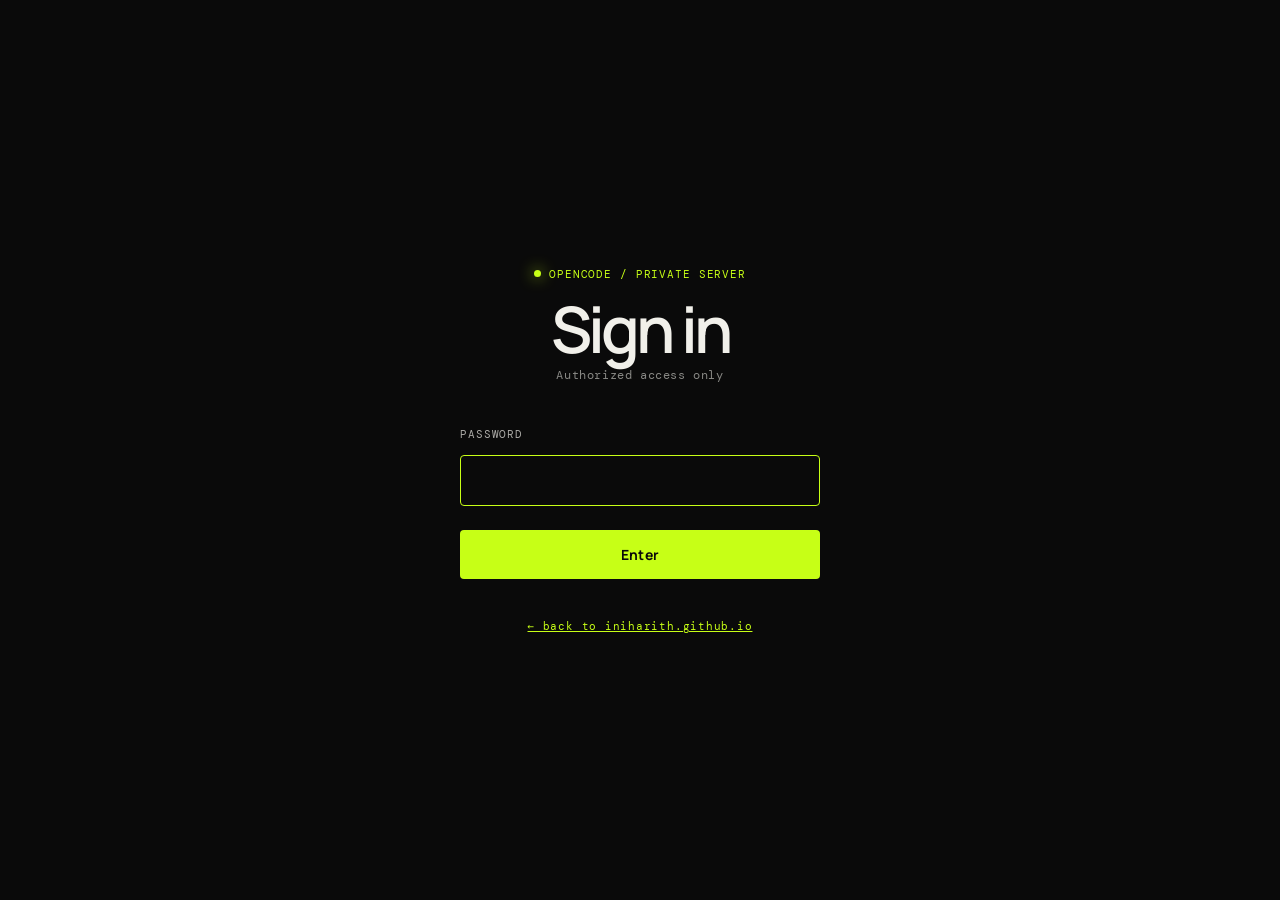
<file: login/index.html>
<!DOCTYPE html>
<html lang="en">
<head>
<meta charset="UTF-8" />
<meta name="viewport" content="width=device-width, initial-scale=1.0" />
<meta name="robots" content="noindex, nofollow" />
<title>Sign in — OpenCode</title>
<link rel="icon" href="/favicon.svg" type="image/svg+xml" />
<link rel="preconnect" href="https://fonts.googleapis.com">
<link href="https://fonts.googleapis.com/css2?family=DM+Mono:wght@400;500&family=Manrope:wght@500;600;700&display=swap" rel="stylesheet">
<style>
  :root {
    --ink: #0a0a0a;
    --acid: #c7ff16;
    --paper: #f1f0ea;
    --line: rgba(241, 240, 234, 0.25);
    --mono: "DM Mono", monospace;
    --sans: "Manrope", Arial, sans-serif;
  }
  * { box-sizing: border-box; }
  body {
    margin: 0;
    min-height: 100svh;
    display: flex;
    flex-direction: column;
    justify-content: center;
    align-items: center;
    background: var(--ink);
    color: var(--paper);
    font-family: var(--sans);
    padding: 24px;
  }
  .kicker {
    font: 11px var(--mono);
    letter-spacing: .08em;
    color: var(--acid);
    text-transform: uppercase;
    margin-bottom: 18px;
    display: flex;
    align-items: center;
    gap: 8px;
  }
  .status-dot {
    width: 7px; height: 7px; border-radius: 50%;
    background: var(--acid);
    box-shadow: 0 0 15px var(--acid);
    animation: pulse 2s infinite;
  }
  @keyframes pulse { 50% { opacity: .35; } }
  h1 {
    font-size: clamp(38px, 6vw, 64px);
    font-weight: 600;
    letter-spacing: -.06em;
    line-height: .95;
    margin: 0 0 8px;
    text-align: center;
  }
  .sub {
    font: 12px var(--mono);
    letter-spacing: .05em;
    color: rgba(241,240,234,.55);
    margin-bottom: 44px;
    text-align: center;
  }
  form {
    width: 100%;
    max-width: 360px;
    display: flex;
    flex-direction: column;
    gap: 14px;
  }
  label {
    font: 11px var(--mono);
    letter-spacing: .08em;
    text-transform: uppercase;
    color: rgba(241,240,234,.7);
  }
  input {
    width: 100%;
    padding: 14px 16px;
    background: transparent;
    border: 1px solid var(--line);
    border-radius: 4px;
    color: var(--paper);
    font-family: var(--sans);
    font-size: 15px;
    outline: none;
    transition: border-color .2s ease;
  }
  input:focus { border-color: var(--acid); }
  button {
    margin-top: 10px;
    padding: 15px 16px;
    border: 0;
    border-radius: 4px;
    background: var(--acid);
    color: var(--ink);
    font-family: var(--sans);
    font-weight: 700;
    font-size: 14px;
    letter-spacing: .02em;
    cursor: pointer;
    transition: transform .15s ease;
  }
  button:hover { transform: translateY(-1px); }
  .error {
    font: 12px var(--mono);
    color: #ff6b6b;
    text-align: center;
    margin-top: -4px;
    display: none;
  }
  .error.is-visible { display: block; }
  .foot {
    margin-top: 40px;
    font: 11px var(--mono);
    letter-spacing: .07em;
    color: rgba(241,240,234,.4);
  }
  .foot a { color: var(--acid); }
</style>
</head>
<body>
  <div class="kicker"><span class="status-dot"></span>opencode / private server</div>
  <h1>Sign in</h1>
  <div class="sub">Authorized access only</div>

  <!--
    IMPORTANT: replace this with your actual Railway domain.
    This is a plain cross-domain form submit — no JS/CORS needed.
    On success, the gateway sets its session cookie on ITS OWN domain
    (Railway) and redirects you there, since that's where the API lives.
  -->
  <form method="POST" action="https://opencode-server-production-f1b5.up.railway.app/login">
    <input type="hidden" name="next" value="/" />
    <label for="password">Password</label>
    <input id="password" name="password" type="password" autofocus required />
    <div class="error" id="err">Wrong password, try again.</div>
    <button type="submit">Enter</button>
  </form>

  <div class="foot"><a href="/">← back to iniharith.github.io</a></div>

  <script>
    // If redirected back here with ?error=1 (optional, only if you wire the
    // gateway to redirect back to this page on failure instead of showing
    // its own error page), surface the message.
    if (new URLSearchParams(location.search).get("error")) {
      document.getElementById("err").classList.add("is-visible");
    }
  </script>
</body>
</html>
</file>
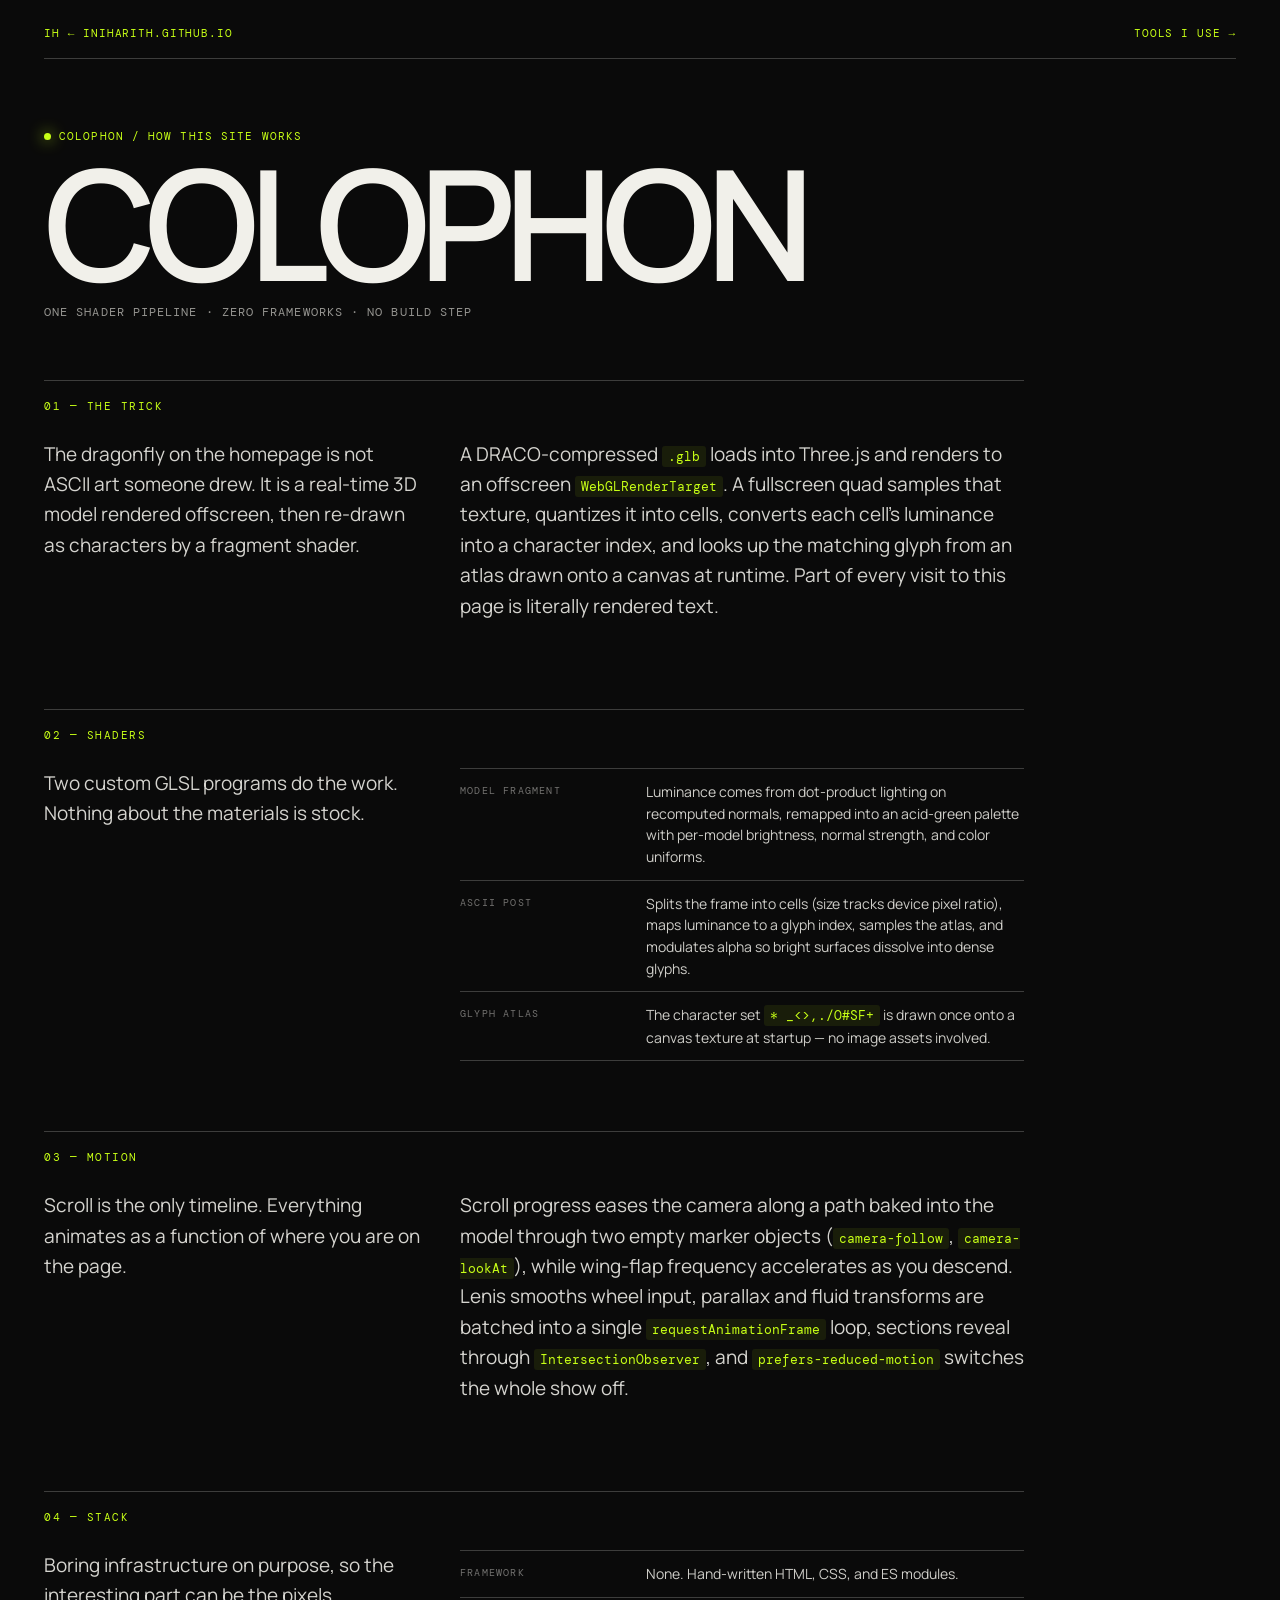
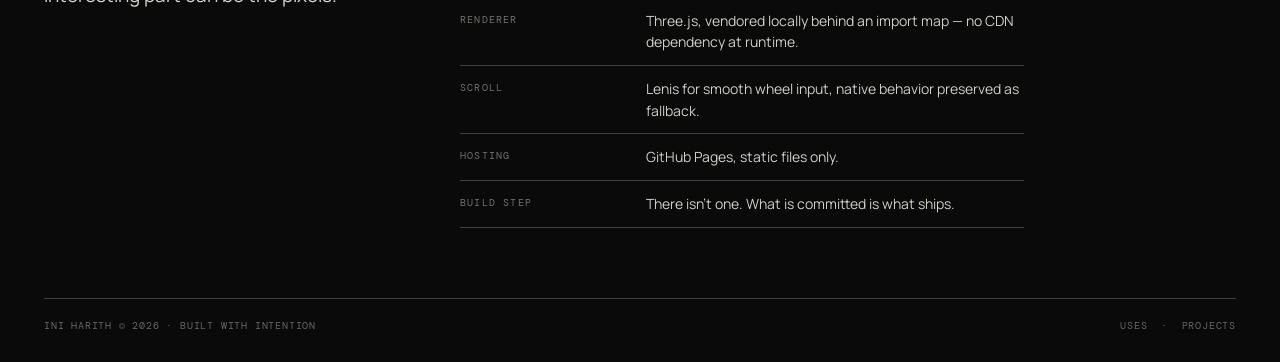
<file: colophon.html>
<!DOCTYPE html>
<html lang="en">
<head>
  <meta charset="UTF-8">
  <meta name="viewport" content="width=device-width, initial-scale=1.0">
  <meta name="description" content="How this site is built: a Three.js scene pushed through a custom ASCII shader pipeline. No frameworks, no build step.">
  <meta property="og:title" content="Colophon — How this site works | Ini Harith">
  <meta property="og:description" content="Three.js models rendered through a custom ASCII glyph shader. No framework, no build step, all in one file of JavaScript.">
  <meta property="og:type" content="website">
  <meta property="og:url" content="https://iniharith.github.io/colophon.html">
  <title>Colophon — How this site works | Ini Harith</title>
  <link rel="canonical" href="https://iniharith.github.io/colophon.html">
  <link rel="icon" href="/favicon.svg" type="image/svg+xml">
  <meta name="theme-color" content="#c7ff16">
  <link rel="preconnect" href="https://fonts.googleapis.com">
  <link rel="preconnect" href="https://fonts.gstatic.com" crossorigin>
  <link href="https://fonts.googleapis.com/css2?family=DM+Mono:wght@400;500&family=Manrope:wght@500;600&display=swap" rel="stylesheet">
  <style>
    :root{--ink:#0a0a0a;--acid:#c7ff16;--paper:#f1f0ea;--line:rgba(241,240,234,.22);--mono:"DM Mono",monospace;--sans:"Manrope",Arial,sans-serif}
    *{box-sizing:border-box}
    body{margin:0;min-height:100svh;background:var(--ink);color:var(--paper);font-family:var(--sans);display:flex;flex-direction:column;padding:26px clamp(16px,4vw,44px) 30px}
    a{color:inherit;text-decoration:none}
    ::selection{background:var(--acid);color:var(--ink)}
    .top{display:flex;justify-content:space-between;align-items:center;padding-bottom:18px;border-bottom:1px solid var(--line);font:11px var(--mono);letter-spacing:.08em;color:var(--acid)}
    .kicker{margin:70px 0 14px;display:flex;align-items:center;gap:8px;font:11px var(--mono);letter-spacing:.1em;color:var(--acid)}
    .dot{width:7px;height:7px;border-radius:50%;background:var(--acid);box-shadow:0 0 15px var(--acid)}
    h1{margin:0;font-size:clamp(58px,12vw,170px);font-weight:600;letter-spacing:-.07em;line-height:.85}
    .role{margin:16px 0 60px;font:12px var(--mono);letter-spacing:.09em;color:rgba(241,240,234,.6)}
    .chapter{max-width:980px;margin-bottom:70px}
    .chapter>h2{margin:0 0 26px;font:11px var(--mono);letter-spacing:.14em;color:var(--acid);border-top:1px solid var(--line);padding-top:18px}
    .chapter-grid{display:grid;grid-template-columns:2fr 3fr;gap:40px}
    .chapter-grid p{margin:0 0 18px;font-size:clamp(16px,1.5vw,19px);line-height:1.6;color:rgba(241,240,234,.88)}
    .spec-list{margin:0;border-top:1px solid var(--line)}
    .spec-list>div{display:grid;grid-template-columns:170px 1fr;gap:16px;padding:12px 0;border-bottom:1px solid var(--line);font-size:14px;line-height:1.55}
    .spec-list dt{font:10px var(--mono);letter-spacing:.12em;color:rgba(241,240,234,.45);padding-top:3px}
    .spec-list dd{margin:0;color:rgba(241,240,234,.85)}
    code{font-family:var(--mono);font-size:13px;color:var(--acid);background:rgba(199,255,22,.08);padding:2px 6px;border-radius:3px}
    @media(max-width:720px){.chapter-grid{grid-template-columns:1fr}.spec-list>div{grid-template-columns:1fr}.kicker{margin-top:46px}}
    .foot{margin-top:auto;display:flex;flex-wrap:wrap;gap:14px;justify-content:space-between;padding-top:20px;border-top:1px solid var(--line);font:10px var(--mono);letter-spacing:.08em;color:rgba(241,240,234,.4)}
  @media (prefers-reduced-motion: no-preference){@view-transition{navigation:auto}}</style>
  <script type="speculationrules">{"prerender":[{"source":"document","where":{"and":[{"href_matches":"/*"},{"not":{"href_matches":"/login/*"}}]},"eagerness":"moderate"}]}</script>
</head>
<body>
  <header class="top">
    <a href="/">IH ← INIHARITH.GITHUB.IO</a>
    <a href="uses.html">TOOLS I USE →</a>
  </header>
  <div class="kicker"><span class="dot"></span>COLOPHON / HOW THIS SITE WORKS</div>
  <h1>COLOPHON</h1>
  <p class="role">ONE SHADER PIPELINE · ZERO FRAMEWORKS · NO BUILD STEP</p>

  <section class="chapter">
    <h2>01 — THE TRICK</h2>
    <div class="chapter-grid">
      <p>The dragonfly on the homepage is not ASCII art someone drew. It is a real-time 3D model rendered offscreen, then re-drawn as characters by a fragment shader.</p>
      <div>
        <p>A DRACO-compressed <code>.glb</code> loads into Three.js and renders to an offscreen <code>WebGLRenderTarget</code>. A fullscreen quad samples that texture, quantizes it into cells, converts each cell's luminance into a character index, and looks up the matching glyph from an atlas drawn onto a canvas at runtime. Part of every visit to this page is literally rendered text.</p>
      </div>
    </div>
  </section>

  <section class="chapter">
    <h2>02 — SHADERS</h2>
    <div class="chapter-grid">
      <p>Two custom GLSL programs do the work. Nothing about the materials is stock.</p>
      <div>
        <dl class="spec-list">
          <div><dt>MODEL FRAGMENT</dt><dd>Luminance comes from dot-product lighting on recomputed normals, remapped into an acid-green palette with per-model brightness, normal strength, and color uniforms.</dd></div>
          <div><dt>ASCII POST</dt><dd>Splits the frame into cells (size tracks device pixel ratio), maps luminance to a glyph index, samples the atlas, and modulates alpha so bright surfaces dissolve into dense glyphs.</dd></div>
          <div><dt>GLYPH ATLAS</dt><dd>The character set <code>* _&lt;&gt;,./O#SF+</code> is drawn once onto a canvas texture at startup — no image assets involved.</dd></div>
        </dl>
      </div>
    </div>
  </section>

  <section class="chapter">
    <h2>03 — MOTION</h2>
    <div class="chapter-grid">
      <p>Scroll is the only timeline. Everything animates as a function of where you are on the page.</p>
      <div>
        <p>Scroll progress eases the camera along a path baked into the model through two empty marker objects (<code>camera-follow</code>, <code>camera-lookAt</code>), while wing-flap frequency accelerates as you descend. Lenis smooths wheel input, parallax and fluid transforms are batched into a single <code>requestAnimationFrame</code> loop, sections reveal through <code>IntersectionObserver</code>, and <code>prefers-reduced-motion</code> switches the whole show off.</p>
      </div>
    </div>
  </section>

  <section class="chapter">
    <h2>04 — STACK</h2>
    <div class="chapter-grid">
      <p>Boring infrastructure on purpose, so the interesting part can be the pixels.</p>
      <div>
        <dl class="spec-list">
          <div><dt>FRAMEWORK</dt><dd>None. Hand-written HTML, CSS, and ES modules.</dd></div>
          <div><dt>RENDERER</dt><dd>Three.js, vendored locally behind an import map — no CDN dependency at runtime.</dd></div>
          <div><dt>SCROLL</dt><dd>Lenis for smooth wheel input, native behavior preserved as fallback.</dd></div>
          <div><dt>HOSTING</dt><dd>GitHub Pages, static files only.</dd></div>
          <div><dt>BUILD STEP</dt><dd>There isn't one. What is committed is what ships.</dd></div>
        </dl>
      </div>
    </div>
  </section>

  <footer class="foot">
    <span>INI HARITH © 2026 · BUILT WITH INTENTION</span>
    <span><a href="uses.html">USES</a> &nbsp;·&nbsp; <a href="/#work">PROJECTS</a></span>
  </footer>
</body>
</html>
</file>
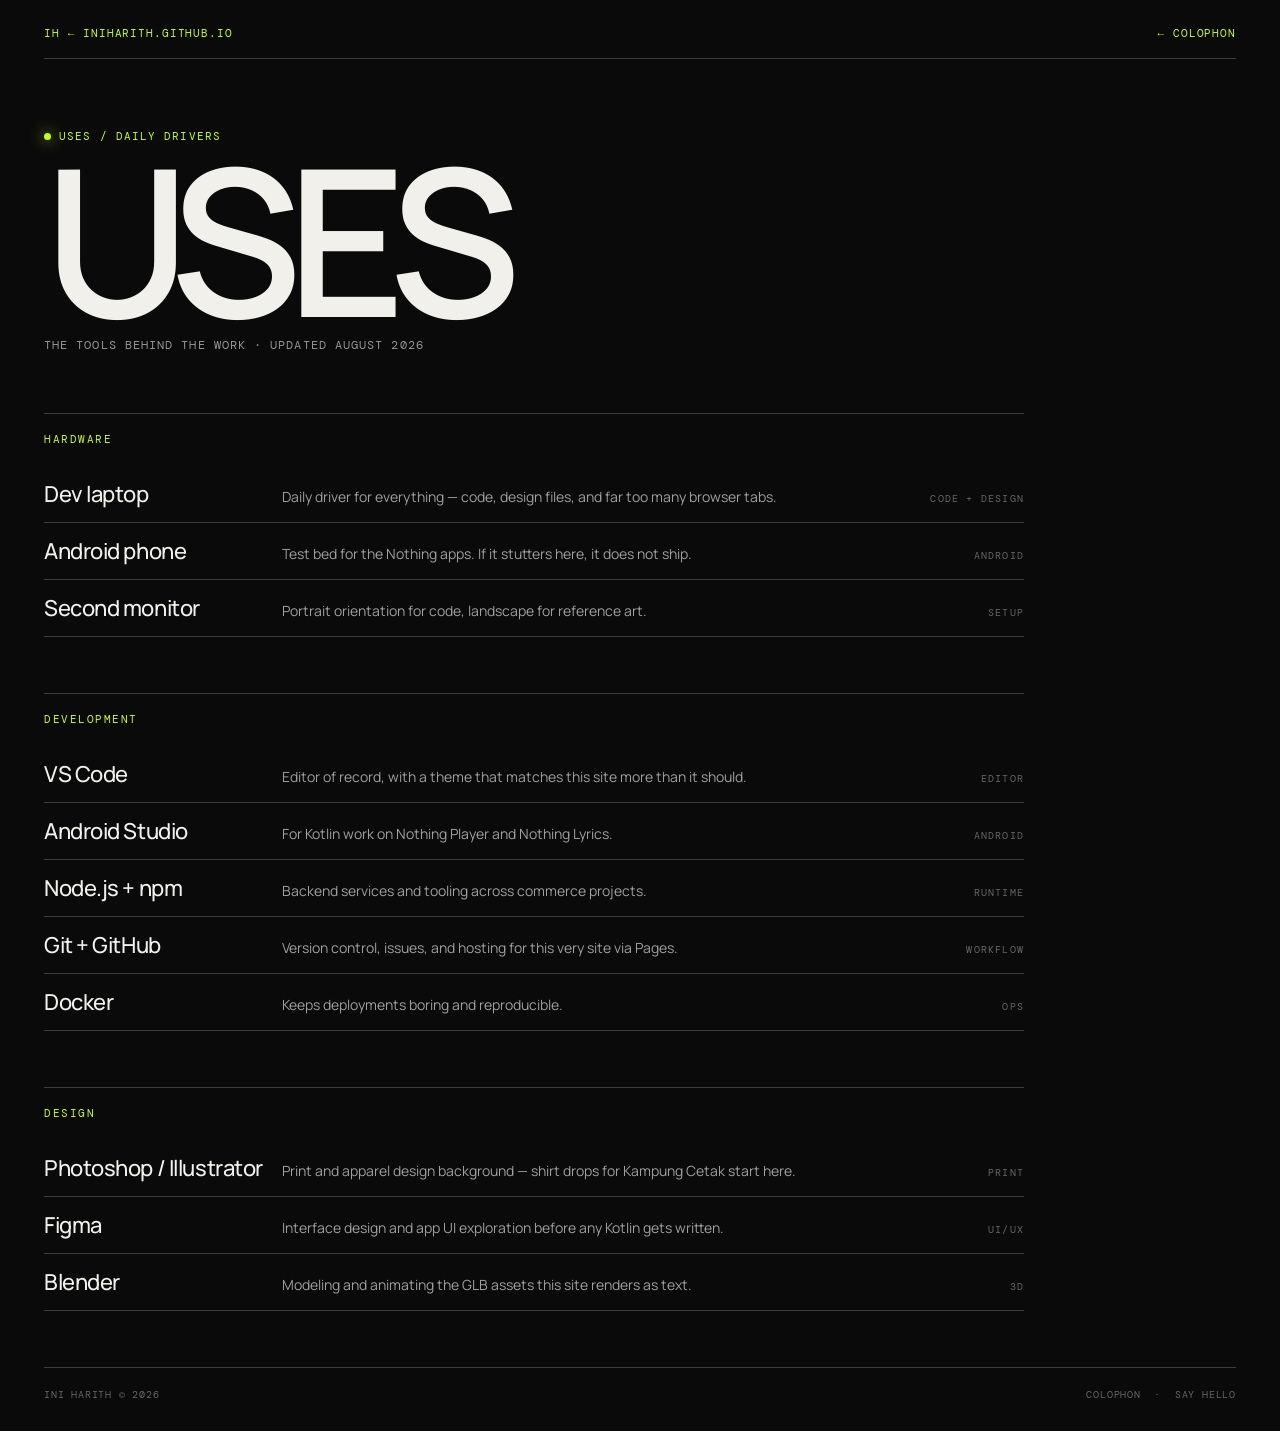
<file: uses.html>
<!DOCTYPE html>
<html lang="en">
<head>
  <meta charset="UTF-8">
  <meta name="viewport" content="width=device-width, initial-scale=1.0">
  <meta name="description" content="Tools, hardware and software Ini Harith uses to build web platforms, Android apps and print design.">
  <meta property="og:title" content="Uses — Tools of the trade | Ini Harith">
  <meta property="og:description" content="Hardware, development tools and design software behind Ini Harith's work.">
  <meta property="og:type" content="website">
  <meta property="og:url" content="https://iniharith.github.io/uses.html">
  <title>Uses — Tools of the trade | Ini Harith</title>
  <link rel="canonical" href="https://iniharith.github.io/uses.html">
  <link rel="icon" href="/favicon.svg" type="image/svg+xml">
  <meta name="theme-color" content="#c7ff16">
  <link rel="preconnect" href="https://fonts.googleapis.com">
  <link rel="preconnect" href="https://fonts.gstatic.com" crossorigin>
  <link href="https://fonts.googleapis.com/css2?family=DM+Mono:wght@400;500&family=Manrope:wght@500;600&display=swap" rel="stylesheet">
  <style>
    :root{--ink:#0a0a0a;--acid:#c7ff16;--paper:#f1f0ea;--line:rgba(241,240,234,.22);--mono:"DM Mono",monospace;--sans:"Manrope",Arial,sans-serif}
    *{box-sizing:border-box}
    body{margin:0;min-height:100svh;background:var(--ink);color:var(--paper);font-family:var(--sans);display:flex;flex-direction:column;padding:26px clamp(16px,4vw,44px) 30px}
    a{color:inherit;text-decoration:none}
    ::selection{background:var(--acid);color:var(--ink)}
    .top{display:flex;justify-content:space-between;align-items:center;padding-bottom:18px;border-bottom:1px solid var(--line);font:11px var(--mono);letter-spacing:.08em;color:var(--acid)}
    .kicker{margin:70px 0 14px;display:flex;align-items:center;gap:8px;font:11px var(--mono);letter-spacing:.1em;color:var(--acid)}
    .dot{width:7px;height:7px;border-radius:50%;background:var(--acid);box-shadow:0 0 15px var(--acid)}
    h1{margin:0;font-size:clamp(80px,16vw,220px);font-weight:600;letter-spacing:-.07em;line-height:.8}
    .role{margin:16px 0 60px;font:12px var(--mono);letter-spacing:.09em;color:rgba(241,240,234,.6)}
    .group{max-width:980px;margin-bottom:56px}
    .group>h2{margin:0 0 20px;font:11px var(--mono);letter-spacing:.14em;color:var(--acid);border-top:1px solid var(--line);padding-top:18px}
    .row{display:grid;grid-template-columns:minmax(140px,220px) 1fr auto;gap:18px;align-items:baseline;padding:13px 0;border-bottom:1px solid var(--line)}
    .row-name{font-size:clamp(17px,1.8vw,22px);font-weight:500;letter-spacing:-.02em}
    .row-why{font-size:14px;line-height:1.55;color:rgba(241,240,234,.65)}
    .row-tag{font:10px var(--mono);letter-spacing:.12em;color:rgba(241,240,234,.4);white-space:nowrap}
    @media(max-width:720px){.row{grid-template-columns:1fr}.row-tag{display:none}.kicker{margin-top:46px}}
    .foot{margin-top:auto;display:flex;flex-wrap:wrap;gap:14px;justify-content:space-between;padding-top:20px;border-top:1px solid var(--line);font:10px var(--mono);letter-spacing:.08em;color:rgba(241,240,234,.4)}
  @media (prefers-reduced-motion: no-preference){@view-transition{navigation:auto}}</style>
  <script type="speculationrules">{"prerender":[{"source":"document","where":{"and":[{"href_matches":"/*"},{"not":{"href_matches":"/login/*"}}]},"eagerness":"moderate"}]}</script>
</head>
<body>
  <header class="top">
    <a href="/">IH ← INIHARITH.GITHUB.IO</a>
    <a href="colophon.html">← COLOPHON</a>
  </header>
  <div class="kicker"><span class="dot"></span>USES / DAILY DRIVERS</div>
  <h1>USES</h1>
  <p class="role">THE TOOLS BEHIND THE WORK · UPDATED AUGUST 2026</p>

  <section class="group">
    <h2>HARDWARE</h2>
    <div class="row"><span class="row-name">Dev laptop</span><span class="row-why">Daily driver for everything — code, design files, and far too many browser tabs.</span><span class="row-tag">CODE + DESIGN</span></div>
    <div class="row"><span class="row-name">Android phone</span><span class="row-why">Test bed for the Nothing apps. If it stutters here, it does not ship.</span><span class="row-tag">ANDROID</span></div>
    <div class="row"><span class="row-name">Second monitor</span><span class="row-why">Portrait orientation for code, landscape for reference art.</span><span class="row-tag">SETUP</span></div>
  </section>

  <section class="group">
    <h2>DEVELOPMENT</h2>
    <div class="row"><span class="row-name">VS Code</span><span class="row-why">Editor of record, with a theme that matches this site more than it should.</span><span class="row-tag">EDITOR</span></div>
    <div class="row"><span class="row-name">Android Studio</span><span class="row-why">For Kotlin work on Nothing Player and Nothing Lyrics.</span><span class="row-tag">ANDROID</span></div>
    <div class="row"><span class="row-name">Node.js + npm</span><span class="row-why">Backend services and tooling across commerce projects.</span><span class="row-tag">RUNTIME</span></div>
    <div class="row"><span class="row-name">Git + GitHub</span><span class="row-why">Version control, issues, and hosting for this very site via Pages.</span><span class="row-tag">WORKFLOW</span></div>
    <div class="row"><span class="row-name">Docker</span><span class="row-why">Keeps deployments boring and reproducible.</span><span class="row-tag">OPS</span></div>
  </section>

  <section class="group">
    <h2>DESIGN</h2>
    <div class="row"><span class="row-name">Photoshop / Illustrator</span><span class="row-why">Print and apparel design background — shirt drops for Kampung Cetak start here.</span><span class="row-tag">PRINT</span></div>
    <div class="row"><span class="row-name">Figma</span><span class="row-why">Interface design and app UI exploration before any Kotlin gets written.</span><span class="row-tag">UI/UX</span></div>
    <div class="row"><span class="row-name">Blender</span><span class="row-why">Modeling and animating the GLB assets this site renders as text.</span><span class="row-tag">3D</span></div>
  </section>

  <footer class="foot">
    <span>INI HARITH © 2026</span>
    <span><a href="colophon.html">COLOPHON</a> &nbsp;·&nbsp; <a href="/#contact">SAY HELLO</a></span>
  </footer>
</body>
</html>
</file>
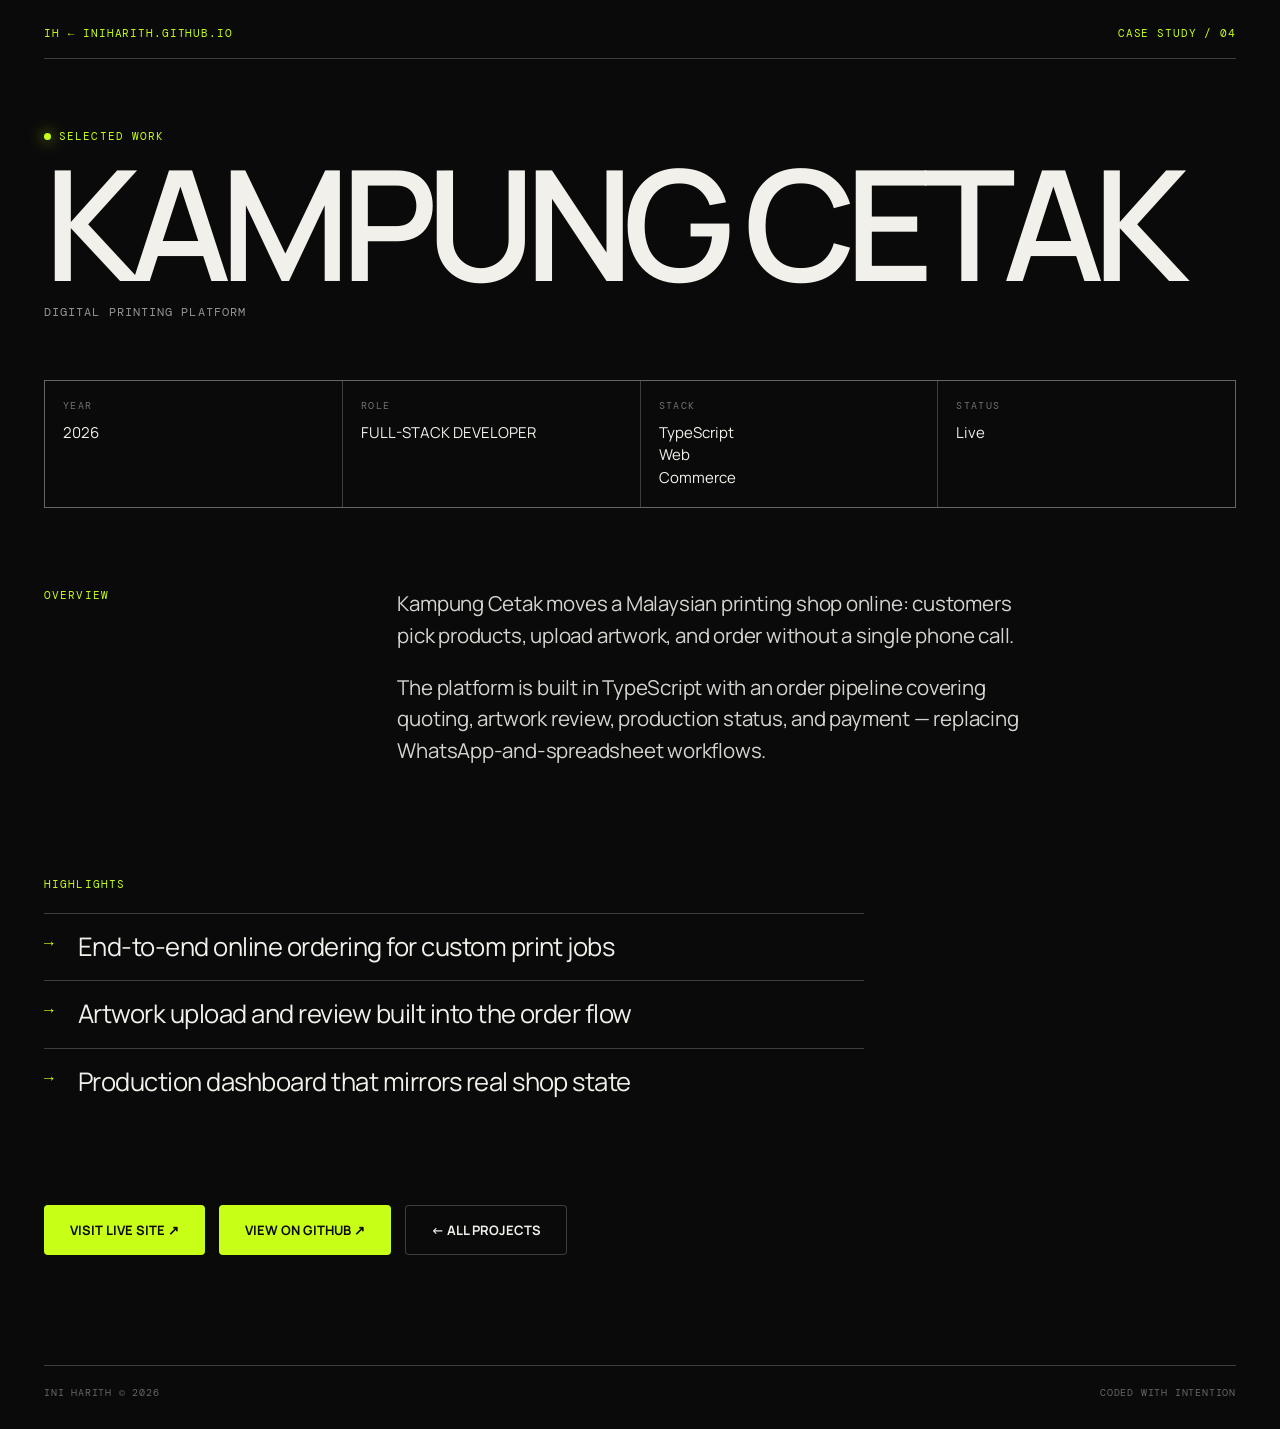
<file: projects/kampung-cetak.html>
<!DOCTYPE html>
<html lang="en">
<head>
  <meta charset="UTF-8">
  <meta name="viewport" content="width=device-width, initial-scale=1.0">
  <meta name="description" content="Kampung Cetak is a live digital printing platform that takes custom print orders from brief to checkout entirely online.">
  <meta property="og:title" content="KAMPUNG CETAK — Case study | Ini Harith">
  <meta property="og:description" content="Kampung Cetak is a live digital printing platform that takes custom print orders from brief to checkout entirely online.">
  <meta property="og:type" content="website">
  <meta property="og:url" content="https://iniharith.github.io/projects/kampung-cetak.html">
  <title>KAMPUNG CETAK — Case study | Ini Harith</title>
  <link rel="canonical" href="https://iniharith.github.io/projects/kampung-cetak.html">
  <link rel="icon" href="/favicon.svg" type="image/svg+xml">
  <meta name="theme-color" content="#c7ff16">
  <link rel="preconnect" href="https://fonts.googleapis.com">
  <link rel="preconnect" href="https://fonts.gstatic.com" crossorigin>
  <link href="https://fonts.googleapis.com/css2?family=DM+Mono:wght@400;500&family=Manrope:wght@500;600&display=swap" rel="stylesheet">
  <style>
:root{--ink:#0a0a0a;--acid:#c7ff16;--paper:#f1f0ea;--line:rgba(241,240,234,.22);--mono:"DM Mono",monospace;--sans:"Manrope",Arial,sans-serif}
*{box-sizing:border-box}
body{margin:0;min-height:100svh;background:var(--ink);color:var(--paper);font-family:var(--sans);display:flex;flex-direction:column;padding:26px clamp(16px,4vw,44px) 30px}
a{color:inherit;text-decoration:none}
.top{display:flex;justify-content:space-between;align-items:center;padding-bottom:18px;border-bottom:1px solid var(--line);font:11px var(--mono);letter-spacing:.08em;color:var(--acid)}
.kicker{margin:70px 0 14px;display:flex;align-items:center;gap:8px;font:11px var(--mono);letter-spacing:.1em;color:var(--acid)}
.dot{width:7px;height:7px;border-radius:50%;background:var(--acid);box-shadow:0 0 15px var(--acid)}
h1{margin:0;font-size:clamp(58px,12vw,170px);font-weight:600;letter-spacing:-.07em;line-height:.85}
.role{margin:16px 0 60px;font:12px var(--mono);letter-spacing:.09em;color:rgba(241,240,234,.6)}
.meta{display:grid;grid-template-columns:repeat(auto-fit,minmax(150px,1fr));gap:1px;background:var(--line);border:1px solid var(--line);margin-bottom:80px}
.meta div{background:var(--ink);padding:18px}
.meta span{display:block;margin-bottom:10px;font:10px var(--mono);letter-spacing:.14em;color:rgba(241,240,234,.45)}
.meta p{margin:0;font-size:15px;line-height:1.5}
h2{margin:0 0 22px;font:11px var(--mono);letter-spacing:.1em;color:var(--acid)}
.overview{display:grid;grid-template-columns:1fr 2fr;gap:40px;max-width:980px}
.overview p{margin:0 0 20px;font-size:clamp(17px,1.6vw,21px);line-height:1.55;letter-spacing:-.01em;color:rgba(241,240,234,.88)}
.highlights{margin:90px 0 0;max-width:820px}
.highlights li{position:relative;list-style:none;padding:16px 0 16px 34px;border-top:1px solid var(--line);font-size:clamp(19px,2vw,27px);letter-spacing:-.02em;line-height:1.35}
.highlights li::before{content:"→";position:absolute;left:0;top:18px;color:var(--acid);font-family:var(--mono);font-size:16px}
.actions{display:flex;flex-wrap:wrap;gap:14px;margin:90px 0 110px}
.btn{display:inline-flex;align-items:center;gap:10px;padding:16px 26px;border-radius:4px;background:var(--acid);color:var(--ink);font:700 13px var(--sans);transition:transform .15s ease}
.btn:hover{transform:translateY(-2px)}
.btn--ghost{background:transparent;color:var(--paper);box-shadow:inset 0 0 0 1px var(--line)}
@media (prefers-reduced-motion: no-preference){@view-transition{navigation:auto}}
    .foot{margin-top:auto;display:flex;justify-content:space-between;padding-top:20px;border-top:1px solid var(--line);font:10px var(--mono);letter-spacing:.08em;color:rgba(241,240,234,.4)}
@media(max-width:720px){.overview{grid-template-columns:1fr}.kicker{margin-top:46px}}
</style>
  <script type="speculationrules">{"prerender":[{"source":"document","where":{"and":[{"href_matches":"/*"},{"not":{"href_matches":"/login/*"}}]},"eagerness":"moderate"}]}</script>
</head>
<body>
  <header class="top">
    <a href="/">IH ← INIHARITH.GITHUB.IO</a>
    <span>CASE STUDY / 04</span>
  </header>
  <div class="kicker"><span class="dot"></span>SELECTED WORK</div>
  <h1>KAMPUNG CETAK</h1>
  <p class="role">DIGITAL PRINTING PLATFORM</p>
  <div class="meta">
    <div><span>YEAR</span><p>2026</p></div>
    <div><span>ROLE</span><p>FULL-STACK DEVELOPER</p></div>
    <div><span>STACK</span><p>TypeScript<br>Web<br>Commerce</p></div>
    <div><span>STATUS</span><p>Live</p></div>
  </div>
  <section class="overview">
    <h2>OVERVIEW</h2>
    <div>
          <p>Kampung Cetak moves a Malaysian printing shop online: customers pick products, upload artwork, and order without a single phone call.</p>
          <p>The platform is built in TypeScript with an order pipeline covering quoting, artwork review, production status, and payment — replacing WhatsApp-and-spreadsheet workflows.</p>
    </div>
  </section>
  <section class="highlights">
    <h2>HIGHLIGHTS</h2>
    <ul style="margin:0;padding:0">
        <li>End-to-end online ordering for custom print jobs</li>
        <li>Artwork upload and review built into the order flow</li>
        <li>Production dashboard that mirrors real shop state</li>
    </ul>
  </section>
  <nav class="actions" aria-label="Project links">
        <a class="btn" href="https://kampungcetakcom.vercel.app" target="_blank" rel="noreferrer">VISIT LIVE SITE ↗</a>
        <a class="btn" href="https://github.com/iniharith/kampungcetak.com" target="_blank" rel="noreferrer">VIEW ON GITHUB ↗</a>
    <a class="btn btn--ghost" href="/#work">← ALL PROJECTS</a>
  </nav>
  <footer class="foot">
    <span>INI HARITH © 2026</span>
    <span>CODED WITH INTENTION</span>
  </footer>
</body>
</html>
</file>
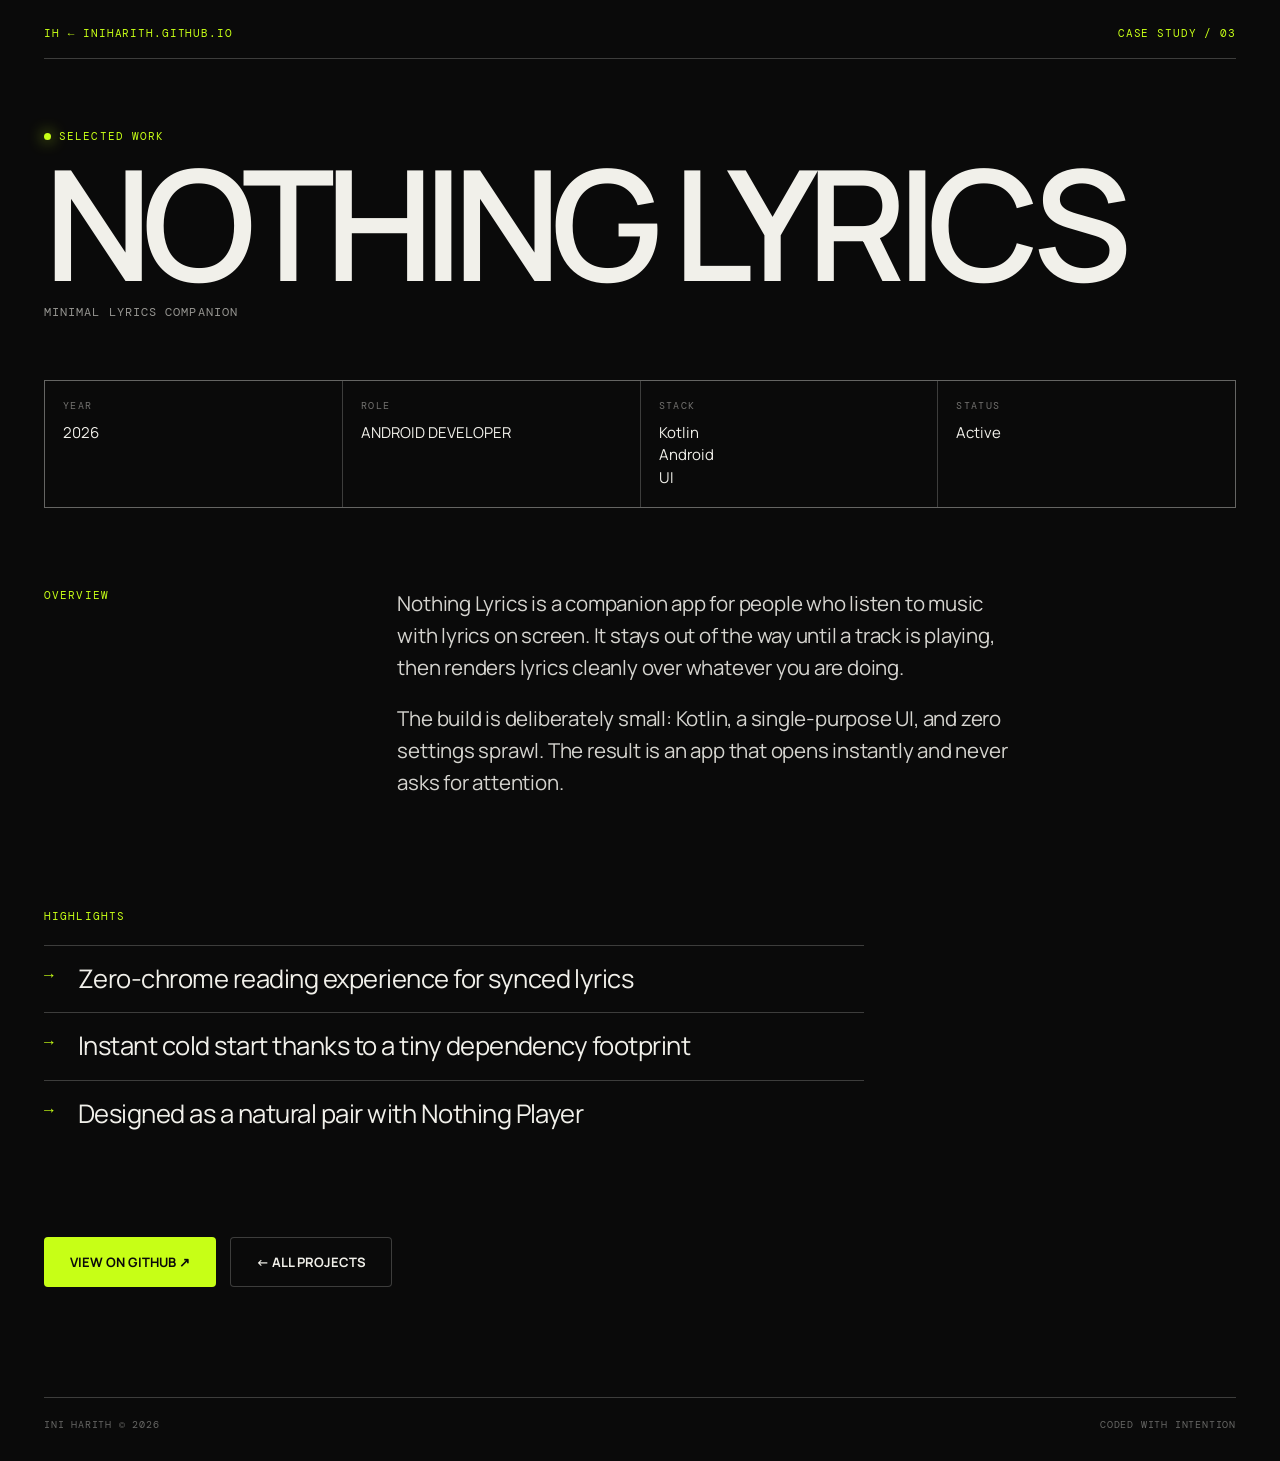
<file: projects/nothing-lyrics.html>
<!DOCTYPE html>
<html lang="en">
<head>
  <meta charset="UTF-8">
  <meta name="viewport" content="width=device-width, initial-scale=1.0">
  <meta name="description" content="Nothing Lyrics is a minimal Android lyrics companion that surfaces synced lyrics without leaving the listening flow.">
  <meta property="og:title" content="NOTHING LYRICS — Case study | Ini Harith">
  <meta property="og:description" content="Nothing Lyrics is a minimal Android lyrics companion that surfaces synced lyrics without leaving the listening flow.">
  <meta property="og:type" content="website">
  <meta property="og:url" content="https://iniharith.github.io/projects/nothing-lyrics.html">
  <title>NOTHING LYRICS — Case study | Ini Harith</title>
  <link rel="canonical" href="https://iniharith.github.io/projects/nothing-lyrics.html">
  <link rel="icon" href="/favicon.svg" type="image/svg+xml">
  <meta name="theme-color" content="#c7ff16">
  <link rel="preconnect" href="https://fonts.googleapis.com">
  <link rel="preconnect" href="https://fonts.gstatic.com" crossorigin>
  <link href="https://fonts.googleapis.com/css2?family=DM+Mono:wght@400;500&family=Manrope:wght@500;600&display=swap" rel="stylesheet">
  <style>
:root{--ink:#0a0a0a;--acid:#c7ff16;--paper:#f1f0ea;--line:rgba(241,240,234,.22);--mono:"DM Mono",monospace;--sans:"Manrope",Arial,sans-serif}
*{box-sizing:border-box}
body{margin:0;min-height:100svh;background:var(--ink);color:var(--paper);font-family:var(--sans);display:flex;flex-direction:column;padding:26px clamp(16px,4vw,44px) 30px}
a{color:inherit;text-decoration:none}
.top{display:flex;justify-content:space-between;align-items:center;padding-bottom:18px;border-bottom:1px solid var(--line);font:11px var(--mono);letter-spacing:.08em;color:var(--acid)}
.kicker{margin:70px 0 14px;display:flex;align-items:center;gap:8px;font:11px var(--mono);letter-spacing:.1em;color:var(--acid)}
.dot{width:7px;height:7px;border-radius:50%;background:var(--acid);box-shadow:0 0 15px var(--acid)}
h1{margin:0;font-size:clamp(58px,12vw,170px);font-weight:600;letter-spacing:-.07em;line-height:.85}
.role{margin:16px 0 60px;font:12px var(--mono);letter-spacing:.09em;color:rgba(241,240,234,.6)}
.meta{display:grid;grid-template-columns:repeat(auto-fit,minmax(150px,1fr));gap:1px;background:var(--line);border:1px solid var(--line);margin-bottom:80px}
.meta div{background:var(--ink);padding:18px}
.meta span{display:block;margin-bottom:10px;font:10px var(--mono);letter-spacing:.14em;color:rgba(241,240,234,.45)}
.meta p{margin:0;font-size:15px;line-height:1.5}
h2{margin:0 0 22px;font:11px var(--mono);letter-spacing:.1em;color:var(--acid)}
.overview{display:grid;grid-template-columns:1fr 2fr;gap:40px;max-width:980px}
.overview p{margin:0 0 20px;font-size:clamp(17px,1.6vw,21px);line-height:1.55;letter-spacing:-.01em;color:rgba(241,240,234,.88)}
.highlights{margin:90px 0 0;max-width:820px}
.highlights li{position:relative;list-style:none;padding:16px 0 16px 34px;border-top:1px solid var(--line);font-size:clamp(19px,2vw,27px);letter-spacing:-.02em;line-height:1.35}
.highlights li::before{content:"→";position:absolute;left:0;top:18px;color:var(--acid);font-family:var(--mono);font-size:16px}
.actions{display:flex;flex-wrap:wrap;gap:14px;margin:90px 0 110px}
.btn{display:inline-flex;align-items:center;gap:10px;padding:16px 26px;border-radius:4px;background:var(--acid);color:var(--ink);font:700 13px var(--sans);transition:transform .15s ease}
.btn:hover{transform:translateY(-2px)}
.btn--ghost{background:transparent;color:var(--paper);box-shadow:inset 0 0 0 1px var(--line)}
@media (prefers-reduced-motion: no-preference){@view-transition{navigation:auto}}
    .foot{margin-top:auto;display:flex;justify-content:space-between;padding-top:20px;border-top:1px solid var(--line);font:10px var(--mono);letter-spacing:.08em;color:rgba(241,240,234,.4)}
@media(max-width:720px){.overview{grid-template-columns:1fr}.kicker{margin-top:46px}}
</style>
  <script type="speculationrules">{"prerender":[{"source":"document","where":{"and":[{"href_matches":"/*"},{"not":{"href_matches":"/login/*"}}]},"eagerness":"moderate"}]}</script>
</head>
<body>
  <header class="top">
    <a href="/">IH ← INIHARITH.GITHUB.IO</a>
    <span>CASE STUDY / 03</span>
  </header>
  <div class="kicker"><span class="dot"></span>SELECTED WORK</div>
  <h1>NOTHING LYRICS</h1>
  <p class="role">MINIMAL LYRICS COMPANION</p>
  <div class="meta">
    <div><span>YEAR</span><p>2026</p></div>
    <div><span>ROLE</span><p>ANDROID DEVELOPER</p></div>
    <div><span>STACK</span><p>Kotlin<br>Android<br>UI</p></div>
    <div><span>STATUS</span><p>Active</p></div>
  </div>
  <section class="overview">
    <h2>OVERVIEW</h2>
    <div>
          <p>Nothing Lyrics is a companion app for people who listen to music with lyrics on screen. It stays out of the way until a track is playing, then renders lyrics cleanly over whatever you are doing.</p>
          <p>The build is deliberately small: Kotlin, a single-purpose UI, and zero settings sprawl. The result is an app that opens instantly and never asks for attention.</p>
    </div>
  </section>
  <section class="highlights">
    <h2>HIGHLIGHTS</h2>
    <ul style="margin:0;padding:0">
        <li>Zero-chrome reading experience for synced lyrics</li>
        <li>Instant cold start thanks to a tiny dependency footprint</li>
        <li>Designed as a natural pair with Nothing Player</li>
    </ul>
  </section>
  <nav class="actions" aria-label="Project links">
        <a class="btn" href="https://github.com/iniharith/NothingLyrics" target="_blank" rel="noreferrer">VIEW ON GITHUB ↗</a>
    <a class="btn btn--ghost" href="/#work">← ALL PROJECTS</a>
  </nav>
  <footer class="foot">
    <span>INI HARITH © 2026</span>
    <span>CODED WITH INTENTION</span>
  </footer>
</body>
</html>
</file>
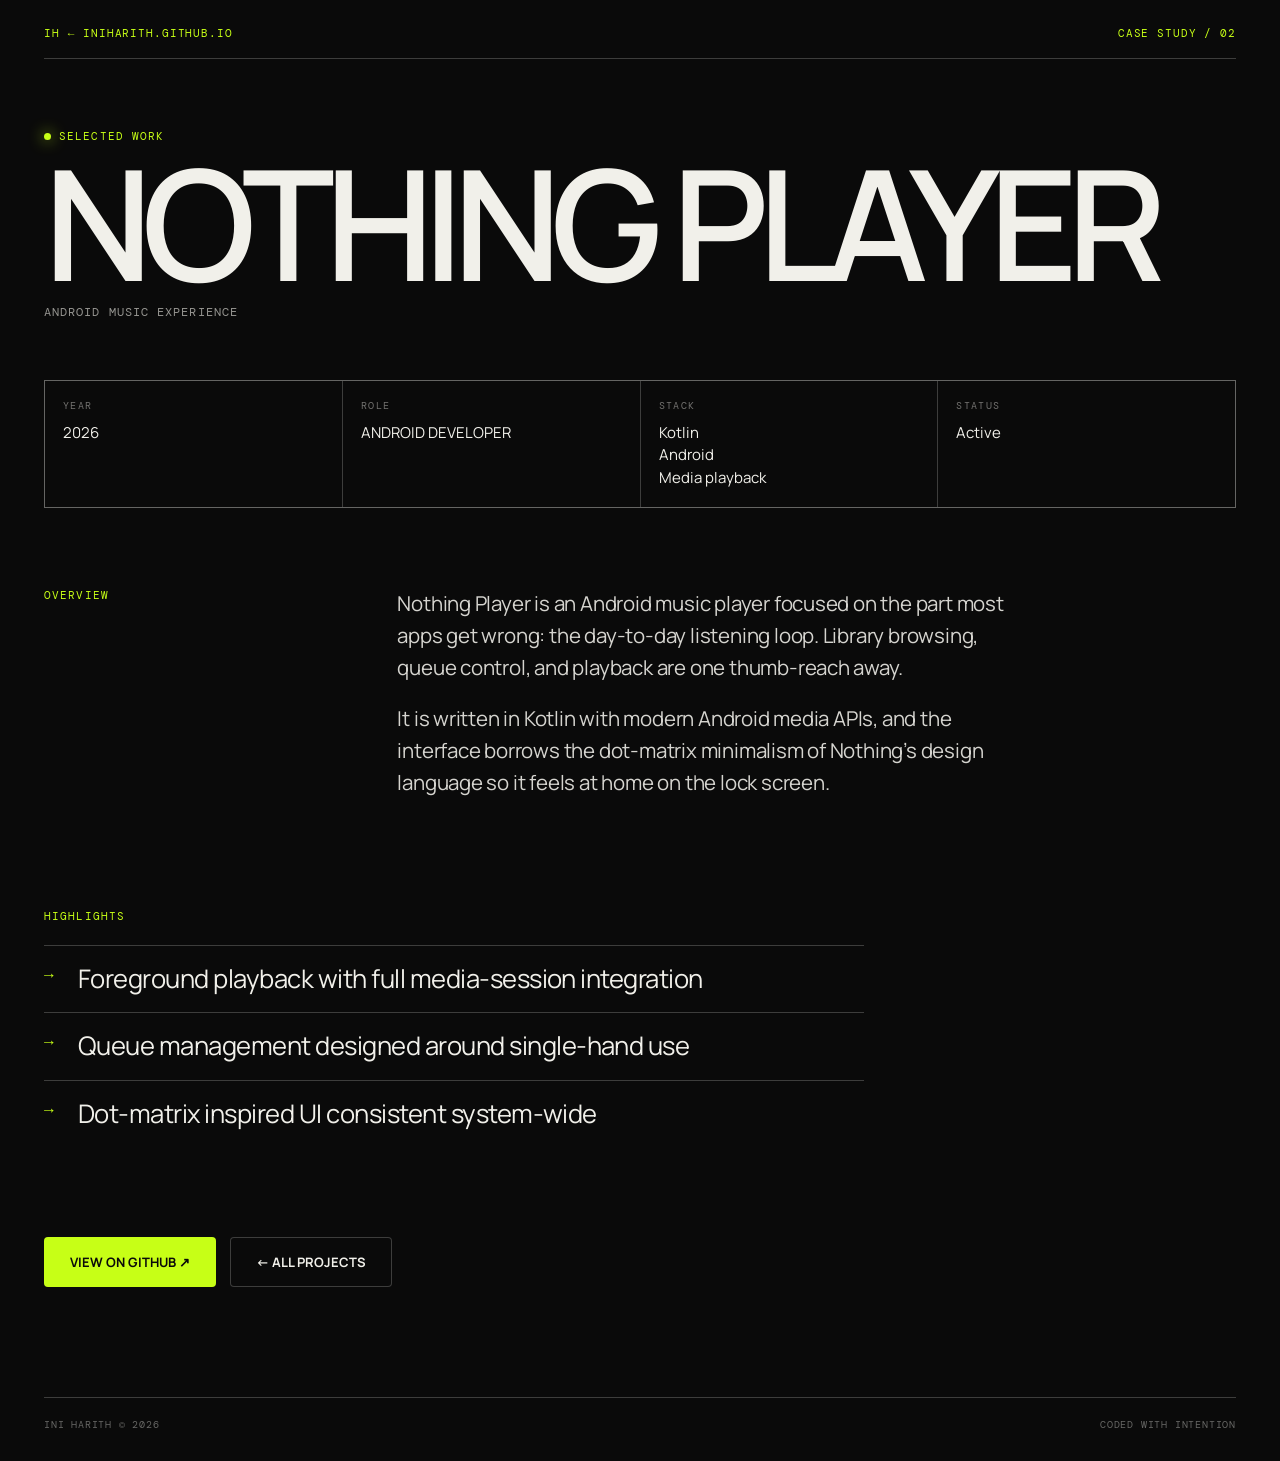
<file: projects/nothing-player.html>
<!DOCTYPE html>
<html lang="en">
<head>
  <meta charset="UTF-8">
  <meta name="viewport" content="width=device-width, initial-scale=1.0">
  <meta name="description" content="Nothing Player is an Android music experience built in Kotlin with a minimal interface inspired by Nothing’s design language.">
  <meta property="og:title" content="NOTHING PLAYER — Case study | Ini Harith">
  <meta property="og:description" content="Nothing Player is an Android music experience built in Kotlin with a minimal interface inspired by Nothing’s design language.">
  <meta property="og:type" content="website">
  <meta property="og:url" content="https://iniharith.github.io/projects/nothing-player.html">
  <title>NOTHING PLAYER — Case study | Ini Harith</title>
  <link rel="canonical" href="https://iniharith.github.io/projects/nothing-player.html">
  <link rel="icon" href="/favicon.svg" type="image/svg+xml">
  <meta name="theme-color" content="#c7ff16">
  <link rel="preconnect" href="https://fonts.googleapis.com">
  <link rel="preconnect" href="https://fonts.gstatic.com" crossorigin>
  <link href="https://fonts.googleapis.com/css2?family=DM+Mono:wght@400;500&family=Manrope:wght@500;600&display=swap" rel="stylesheet">
  <style>
:root{--ink:#0a0a0a;--acid:#c7ff16;--paper:#f1f0ea;--line:rgba(241,240,234,.22);--mono:"DM Mono",monospace;--sans:"Manrope",Arial,sans-serif}
*{box-sizing:border-box}
body{margin:0;min-height:100svh;background:var(--ink);color:var(--paper);font-family:var(--sans);display:flex;flex-direction:column;padding:26px clamp(16px,4vw,44px) 30px}
a{color:inherit;text-decoration:none}
.top{display:flex;justify-content:space-between;align-items:center;padding-bottom:18px;border-bottom:1px solid var(--line);font:11px var(--mono);letter-spacing:.08em;color:var(--acid)}
.kicker{margin:70px 0 14px;display:flex;align-items:center;gap:8px;font:11px var(--mono);letter-spacing:.1em;color:var(--acid)}
.dot{width:7px;height:7px;border-radius:50%;background:var(--acid);box-shadow:0 0 15px var(--acid)}
h1{margin:0;font-size:clamp(58px,12vw,170px);font-weight:600;letter-spacing:-.07em;line-height:.85}
.role{margin:16px 0 60px;font:12px var(--mono);letter-spacing:.09em;color:rgba(241,240,234,.6)}
.meta{display:grid;grid-template-columns:repeat(auto-fit,minmax(150px,1fr));gap:1px;background:var(--line);border:1px solid var(--line);margin-bottom:80px}
.meta div{background:var(--ink);padding:18px}
.meta span{display:block;margin-bottom:10px;font:10px var(--mono);letter-spacing:.14em;color:rgba(241,240,234,.45)}
.meta p{margin:0;font-size:15px;line-height:1.5}
h2{margin:0 0 22px;font:11px var(--mono);letter-spacing:.1em;color:var(--acid)}
.overview{display:grid;grid-template-columns:1fr 2fr;gap:40px;max-width:980px}
.overview p{margin:0 0 20px;font-size:clamp(17px,1.6vw,21px);line-height:1.55;letter-spacing:-.01em;color:rgba(241,240,234,.88)}
.highlights{margin:90px 0 0;max-width:820px}
.highlights li{position:relative;list-style:none;padding:16px 0 16px 34px;border-top:1px solid var(--line);font-size:clamp(19px,2vw,27px);letter-spacing:-.02em;line-height:1.35}
.highlights li::before{content:"→";position:absolute;left:0;top:18px;color:var(--acid);font-family:var(--mono);font-size:16px}
.actions{display:flex;flex-wrap:wrap;gap:14px;margin:90px 0 110px}
.btn{display:inline-flex;align-items:center;gap:10px;padding:16px 26px;border-radius:4px;background:var(--acid);color:var(--ink);font:700 13px var(--sans);transition:transform .15s ease}
.btn:hover{transform:translateY(-2px)}
.btn--ghost{background:transparent;color:var(--paper);box-shadow:inset 0 0 0 1px var(--line)}
@media (prefers-reduced-motion: no-preference){@view-transition{navigation:auto}}
    .foot{margin-top:auto;display:flex;justify-content:space-between;padding-top:20px;border-top:1px solid var(--line);font:10px var(--mono);letter-spacing:.08em;color:rgba(241,240,234,.4)}
@media(max-width:720px){.overview{grid-template-columns:1fr}.kicker{margin-top:46px}}
</style>
  <script type="speculationrules">{"prerender":[{"source":"document","where":{"and":[{"href_matches":"/*"},{"not":{"href_matches":"/login/*"}}]},"eagerness":"moderate"}]}</script>
</head>
<body>
  <header class="top">
    <a href="/">IH ← INIHARITH.GITHUB.IO</a>
    <span>CASE STUDY / 02</span>
  </header>
  <div class="kicker"><span class="dot"></span>SELECTED WORK</div>
  <h1>NOTHING PLAYER</h1>
  <p class="role">ANDROID MUSIC EXPERIENCE</p>
  <div class="meta">
    <div><span>YEAR</span><p>2026</p></div>
    <div><span>ROLE</span><p>ANDROID DEVELOPER</p></div>
    <div><span>STACK</span><p>Kotlin<br>Android<br>Media playback</p></div>
    <div><span>STATUS</span><p>Active</p></div>
  </div>
  <section class="overview">
    <h2>OVERVIEW</h2>
    <div>
          <p>Nothing Player is an Android music player focused on the part most apps get wrong: the day-to-day listening loop. Library browsing, queue control, and playback are one thumb-reach away.</p>
          <p>It is written in Kotlin with modern Android media APIs, and the interface borrows the dot-matrix minimalism of Nothing’s design language so it feels at home on the lock screen.</p>
    </div>
  </section>
  <section class="highlights">
    <h2>HIGHLIGHTS</h2>
    <ul style="margin:0;padding:0">
        <li>Foreground playback with full media-session integration</li>
        <li>Queue management designed around single-hand use</li>
        <li>Dot-matrix inspired UI consistent system-wide</li>
    </ul>
  </section>
  <nav class="actions" aria-label="Project links">
        <a class="btn" href="https://github.com/iniharith/Nothing-Player" target="_blank" rel="noreferrer">VIEW ON GITHUB ↗</a>
    <a class="btn btn--ghost" href="/#work">← ALL PROJECTS</a>
  </nav>
  <footer class="foot">
    <span>INI HARITH © 2026</span>
    <span>CODED WITH INTENTION</span>
  </footer>
</body>
</html>
</file>
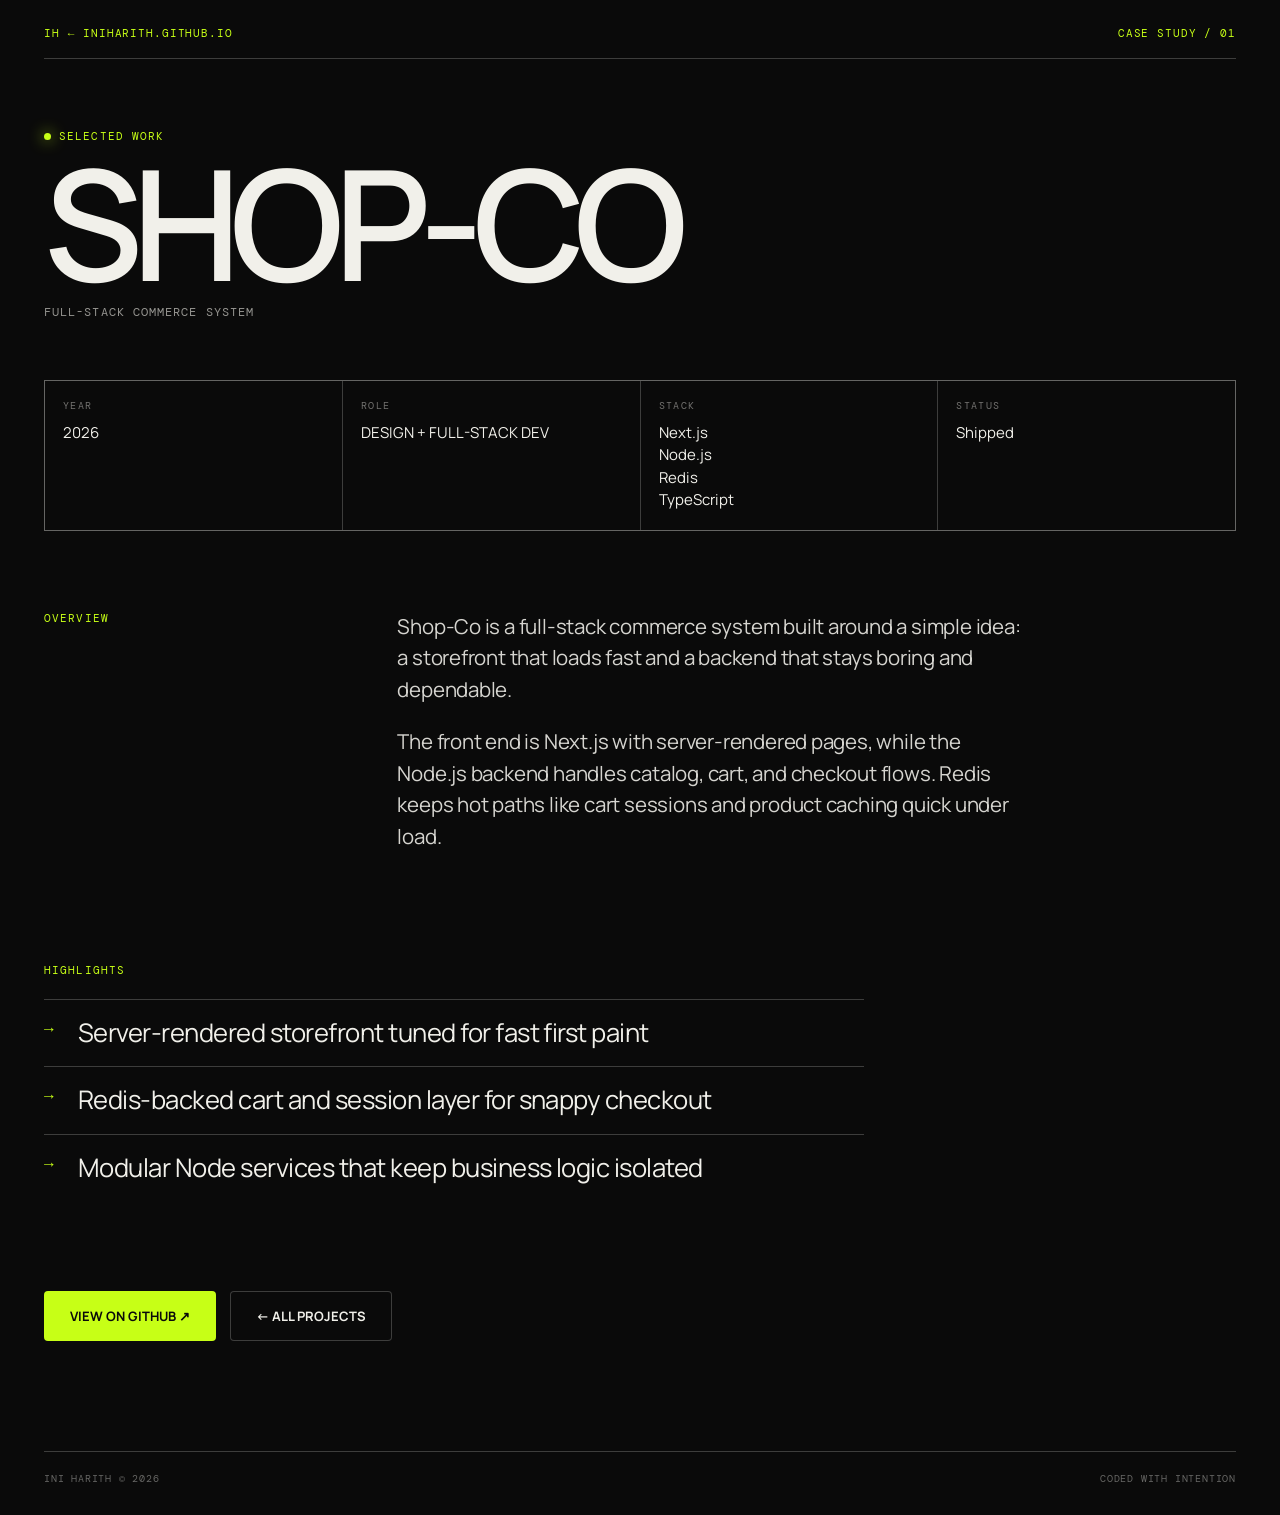
<file: projects/shop-co.html>
<!DOCTYPE html>
<html lang="en">
<head>
  <meta charset="UTF-8">
  <meta name="viewport" content="width=device-width, initial-scale=1.0">
  <meta name="description" content="Shop-Co is a full-stack commerce system pairing a Next.js storefront with a Node.js backend, Redis-backed sessions, and a shirt-drop product line.">
  <meta property="og:title" content="SHOP-CO — Case study | Ini Harith">
  <meta property="og:description" content="Shop-Co is a full-stack commerce system pairing a Next.js storefront with a Node.js backend, Redis-backed sessions, and a shirt-drop product line.">
  <meta property="og:type" content="website">
  <meta property="og:url" content="https://iniharith.github.io/projects/shop-co.html">
  <title>SHOP-CO — Case study | Ini Harith</title>
  <link rel="canonical" href="https://iniharith.github.io/projects/shop-co.html">
  <link rel="icon" href="/favicon.svg" type="image/svg+xml">
  <meta name="theme-color" content="#c7ff16">
  <link rel="preconnect" href="https://fonts.googleapis.com">
  <link rel="preconnect" href="https://fonts.gstatic.com" crossorigin>
  <link href="https://fonts.googleapis.com/css2?family=DM+Mono:wght@400;500&family=Manrope:wght@500;600&display=swap" rel="stylesheet">
  <style>
:root{--ink:#0a0a0a;--acid:#c7ff16;--paper:#f1f0ea;--line:rgba(241,240,234,.22);--mono:"DM Mono",monospace;--sans:"Manrope",Arial,sans-serif}
*{box-sizing:border-box}
body{margin:0;min-height:100svh;background:var(--ink);color:var(--paper);font-family:var(--sans);display:flex;flex-direction:column;padding:26px clamp(16px,4vw,44px) 30px}
a{color:inherit;text-decoration:none}
.top{display:flex;justify-content:space-between;align-items:center;padding-bottom:18px;border-bottom:1px solid var(--line);font:11px var(--mono);letter-spacing:.08em;color:var(--acid)}
.kicker{margin:70px 0 14px;display:flex;align-items:center;gap:8px;font:11px var(--mono);letter-spacing:.1em;color:var(--acid)}
.dot{width:7px;height:7px;border-radius:50%;background:var(--acid);box-shadow:0 0 15px var(--acid)}
h1{margin:0;font-size:clamp(58px,12vw,170px);font-weight:600;letter-spacing:-.07em;line-height:.85}
.role{margin:16px 0 60px;font:12px var(--mono);letter-spacing:.09em;color:rgba(241,240,234,.6)}
.meta{display:grid;grid-template-columns:repeat(auto-fit,minmax(150px,1fr));gap:1px;background:var(--line);border:1px solid var(--line);margin-bottom:80px}
.meta div{background:var(--ink);padding:18px}
.meta span{display:block;margin-bottom:10px;font:10px var(--mono);letter-spacing:.14em;color:rgba(241,240,234,.45)}
.meta p{margin:0;font-size:15px;line-height:1.5}
h2{margin:0 0 22px;font:11px var(--mono);letter-spacing:.1em;color:var(--acid)}
.overview{display:grid;grid-template-columns:1fr 2fr;gap:40px;max-width:980px}
.overview p{margin:0 0 20px;font-size:clamp(17px,1.6vw,21px);line-height:1.55;letter-spacing:-.01em;color:rgba(241,240,234,.88)}
.highlights{margin:90px 0 0;max-width:820px}
.highlights li{position:relative;list-style:none;padding:16px 0 16px 34px;border-top:1px solid var(--line);font-size:clamp(19px,2vw,27px);letter-spacing:-.02em;line-height:1.35}
.highlights li::before{content:"→";position:absolute;left:0;top:18px;color:var(--acid);font-family:var(--mono);font-size:16px}
.actions{display:flex;flex-wrap:wrap;gap:14px;margin:90px 0 110px}
.btn{display:inline-flex;align-items:center;gap:10px;padding:16px 26px;border-radius:4px;background:var(--acid);color:var(--ink);font:700 13px var(--sans);transition:transform .15s ease}
.btn:hover{transform:translateY(-2px)}
.btn--ghost{background:transparent;color:var(--paper);box-shadow:inset 0 0 0 1px var(--line)}
@media (prefers-reduced-motion: no-preference){@view-transition{navigation:auto}}
    .foot{margin-top:auto;display:flex;justify-content:space-between;padding-top:20px;border-top:1px solid var(--line);font:10px var(--mono);letter-spacing:.08em;color:rgba(241,240,234,.4)}
@media(max-width:720px){.overview{grid-template-columns:1fr}.kicker{margin-top:46px}}
</style>
  <script type="speculationrules">{"prerender":[{"source":"document","where":{"and":[{"href_matches":"/*"},{"not":{"href_matches":"/login/*"}}]},"eagerness":"moderate"}]}</script>
</head>
<body>
  <header class="top">
    <a href="/">IH ← INIHARITH.GITHUB.IO</a>
    <span>CASE STUDY / 01</span>
  </header>
  <div class="kicker"><span class="dot"></span>SELECTED WORK</div>
  <h1>SHOP-CO</h1>
  <p class="role">FULL-STACK COMMERCE SYSTEM</p>
  <div class="meta">
    <div><span>YEAR</span><p>2026</p></div>
    <div><span>ROLE</span><p>DESIGN + FULL-STACK DEV</p></div>
    <div><span>STACK</span><p>Next.js<br>Node.js<br>Redis<br>TypeScript</p></div>
    <div><span>STATUS</span><p>Shipped</p></div>
  </div>
  <section class="overview">
    <h2>OVERVIEW</h2>
    <div>
          <p>Shop-Co is a full-stack commerce system built around a simple idea: a storefront that loads fast and a backend that stays boring and dependable.</p>
          <p>The front end is Next.js with server-rendered pages, while the Node.js backend handles catalog, cart, and checkout flows. Redis keeps hot paths like cart sessions and product caching quick under load.</p>
    </div>
  </section>
  <section class="highlights">
    <h2>HIGHLIGHTS</h2>
    <ul style="margin:0;padding:0">
        <li>Server-rendered storefront tuned for fast first paint</li>
        <li>Redis-backed cart and session layer for snappy checkout</li>
        <li>Modular Node services that keep business logic isolated</li>
    </ul>
  </section>
  <nav class="actions" aria-label="Project links">
        <a class="btn" href="https://github.com/iniharith/shop-co" target="_blank" rel="noreferrer">VIEW ON GITHUB ↗</a>
    <a class="btn btn--ghost" href="/#work">← ALL PROJECTS</a>
  </nav>
  <footer class="foot">
    <span>INI HARITH © 2026</span>
    <span>CODED WITH INTENTION</span>
  </footer>
</body>
</html>
</file>
